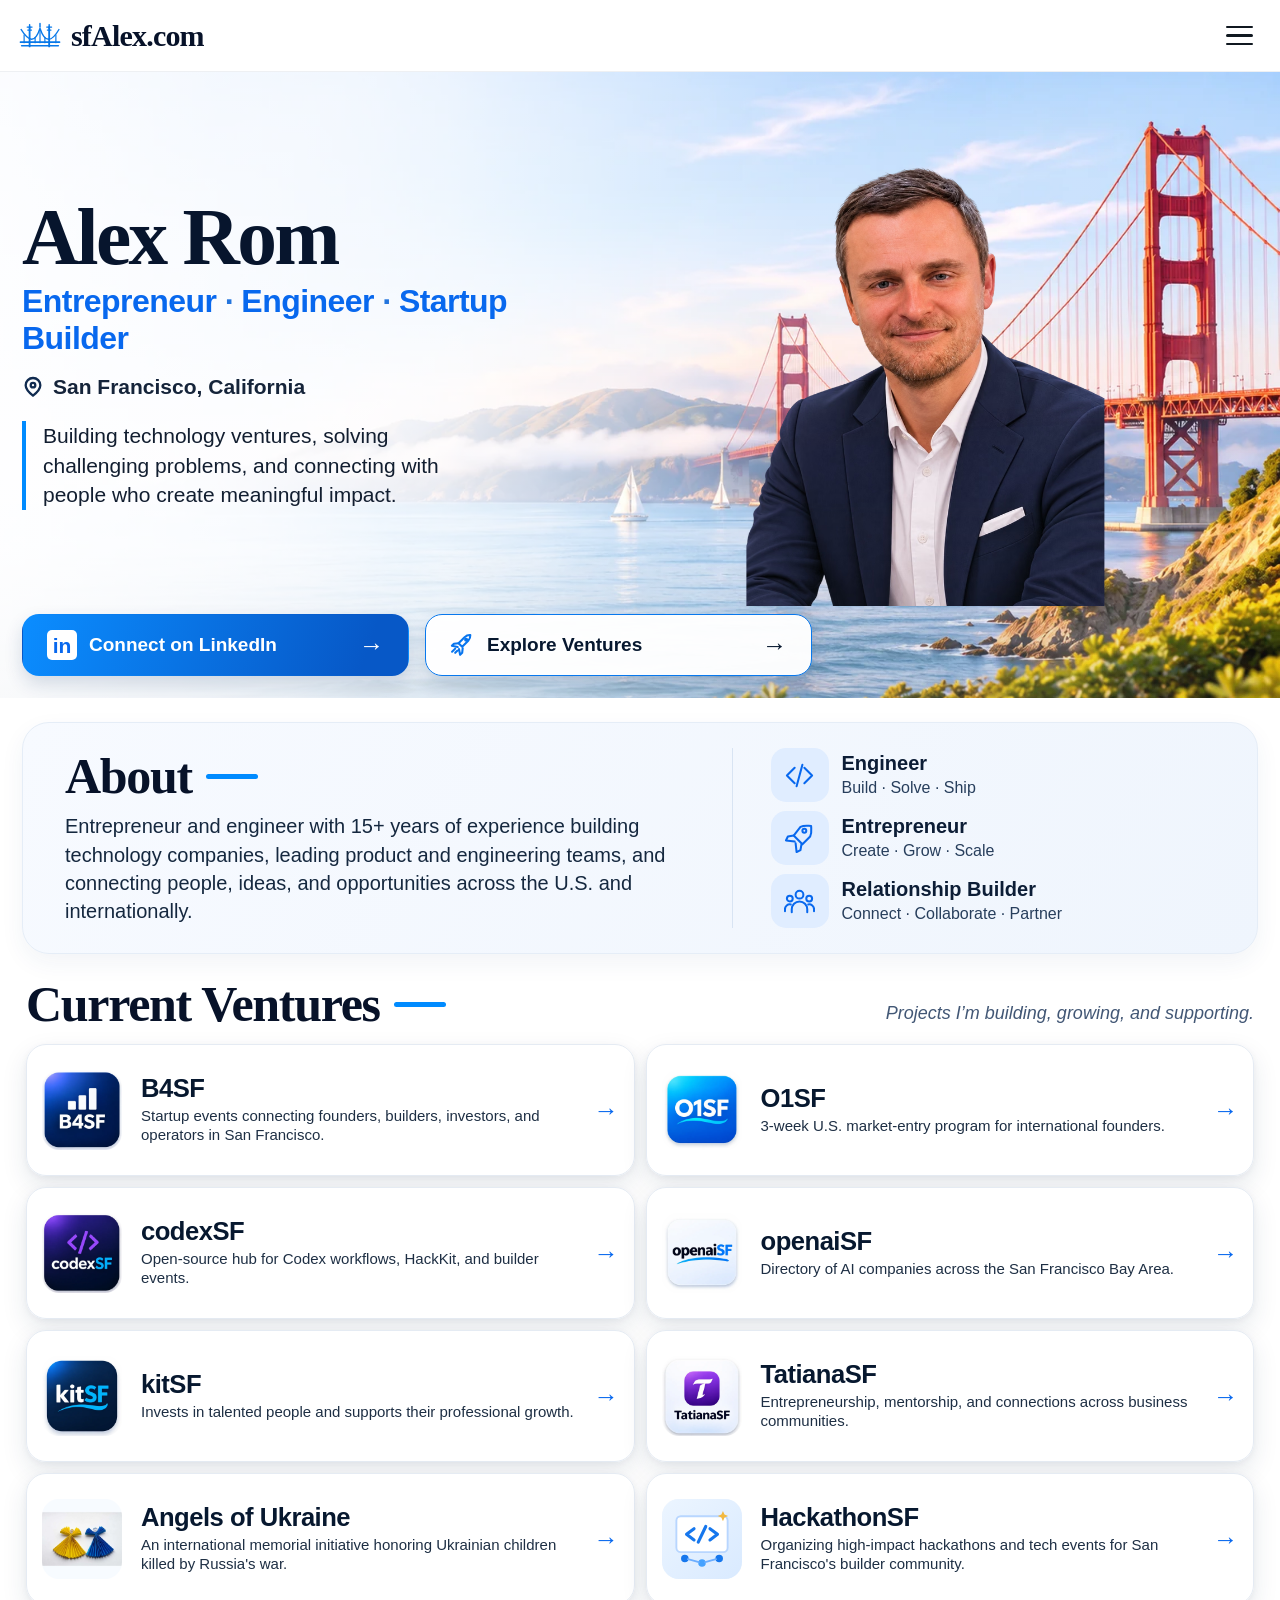
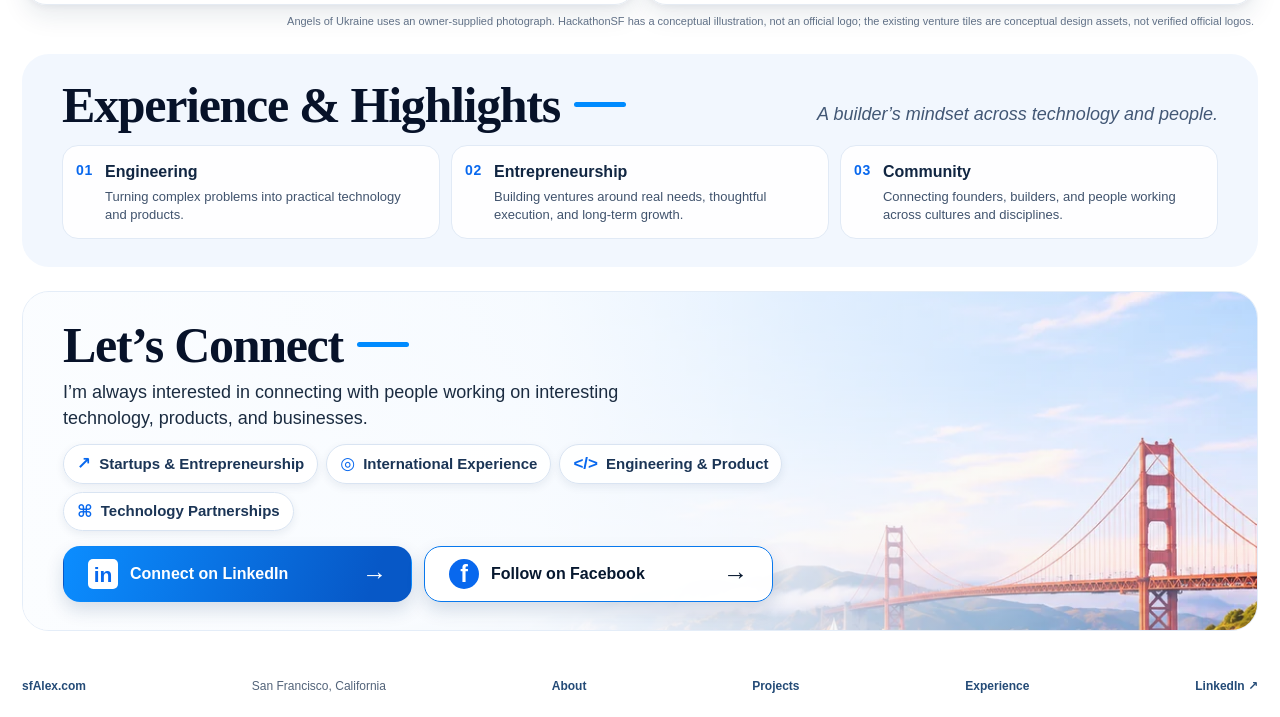
<file: index.html>
<!doctype html>
<html lang="en">
<head>
  <meta charset="utf-8">
  <meta name="viewport" content="width=device-width, initial-scale=1">
  <meta name="theme-color" content="#f7faff">
  <title>Alex Rom — Entrepreneur, Engineer &amp; Startup Builder</title>
  <meta name="description" content="Alex Rom is an entrepreneur and engineer with 15+ years of experience building technology companies and connecting people, ideas, and opportunities.">
  <link rel="canonical" href="https://sfalex.com/">
  <link rel="icon" href="./public/icons/sfalex-bridge-mark.svg" type="image/svg+xml">
  <link rel="icon" href="./public/icons/favicon.ico" sizes="any">
  <link rel="apple-touch-icon" href="./public/icons/apple-touch-icon.png">
  <meta property="og:type" content="website">
  <meta property="og:site_name" content="sfAlex.com">
  <meta property="og:title" content="Alex Rom — Entrepreneur, Engineer &amp; Startup Builder">
  <meta property="og:description" content="Building technology ventures, leading product and engineering teams, and connecting people across the U.S. and internationally.">
  <meta property="og:url" content="https://sfalex.com/">
  <meta property="og:image" content="https://sfalex.com/public/images/og-sfalex-1200x630.png">
  <meta property="og:image:type" content="image/png">
  <meta property="og:image:width" content="1200">
  <meta property="og:image:height" content="630">
  <meta property="og:image:alt" content="Alex Rom, sfAlex.com profile, and Golden Gate Bridge scenery">
  <meta name="twitter:card" content="summary_large_image">
  <meta name="twitter:title" content="Alex Rom — Entrepreneur, Engineer &amp; Startup Builder">
  <meta name="twitter:description" content="Building technology ventures, leading product and engineering teams, and connecting people across the U.S. and internationally.">
  <meta name="twitter:image" content="https://sfalex.com/public/images/og-sfalex-1200x630.png">
  <meta name="twitter:image:alt" content="Alex Rom, sfAlex.com profile, and Golden Gate Bridge scenery">
  <link rel="preload" as="image" href="./public/images/golden-gate-hero-approved.webp" fetchpriority="high">
  <link rel="stylesheet" href="./styles.css">
  <script type="application/ld+json">
  {
    "@context": "https://schema.org",
    "@graph": [
      { "@type": "Person", "@id": "https://sfalex.com/#person", "name": "Alex Rom", "url": "https://sfalex.com/", "description": "Entrepreneur and engineer building technology ventures and connecting people, ideas, and opportunities.", "jobTitle": "Entrepreneur · Engineer · Startup Builder", "homeLocation": { "@type": "Place", "name": "San Francisco, California, United States" }, "image": { "@id": "https://sfalex.com/#portrait" }, "sameAs": ["https://www.linkedin.com/in/sfalexcom"] },
      { "@type": "ImageObject", "@id": "https://sfalex.com/#portrait", "contentUrl": "https://sfalex.com/public/images/alex-rom-cutout-960.webp", "caption": "Alex Rom in a navy suit and white shirt" },
      { "@type": "WebSite", "@id": "https://sfalex.com/#website", "url": "https://sfalex.com/", "name": "sfAlex.com", "publisher": { "@id": "https://sfalex.com/#person" } },
      { "@type": "ProfilePage", "@id": "https://sfalex.com/#webpage", "url": "https://sfalex.com/", "name": "Alex Rom — Entrepreneur, Engineer & Startup Builder", "isPartOf": { "@id": "https://sfalex.com/#website" }, "mainEntity": { "@id": "https://sfalex.com/#person" } },
      { "@type": "ItemList", "@id": "https://sfalex.com/#ventures", "name": "Current Ventures", "itemListOrder": "https://schema.org/ItemListOrderAscending", "numberOfItems": 8, "itemListElement": [
        { "@type": "ListItem", "position": 1, "name": "B4SF", "url": "https://b4sf.com/" }, { "@type": "ListItem", "position": 2, "name": "O1SF", "url": "https://o1sf.com/" }, { "@type": "ListItem", "position": 3, "name": "codexSF", "url": "https://codexsf.com/" }, { "@type": "ListItem", "position": 4, "name": "openaiSF", "url": "https://openaisf.com/" }, { "@type": "ListItem", "position": 5, "name": "kitSF", "url": "https://kitsf.com/" }, { "@type": "ListItem", "position": 6, "name": "TatianaSF", "url": "https://tatianasf.com/" }, { "@type": "ListItem", "position": 7, "name": "Angels of Ukraine", "url": "https://uateg.com/" }, { "@type": "ListItem", "position": 8, "name": "HackathonSF", "url": "https://hackathonsf.com/" }
      ] }
    ]
  }
  </script>
  <script src="./script.js" defer></script>
</head>
<body>
  <a class="skip-link" href="#main">Skip to content</a>
  <header class="site-header">
    <div class="header-inner">
      <a class="brand" href="#top" aria-label="sfAlex.com home">
        <img src="./public/icons/sfalex-bridge-mark.svg" width="48" height="36" alt="" aria-hidden="true">
        <span>sfAlex.com</span>
      </a>
      <button class="menu-toggle" type="button" aria-expanded="false" aria-controls="primary-navigation" aria-label="Open navigation">
        <span></span><span></span><span></span>
      </button>
      <nav id="primary-navigation" class="primary-nav" aria-label="Main navigation" hidden>
        <a href="./about/">About Alex</a>
        <a href="./ventures/">Projects</a>
        <a href="./experience/">Experience</a>
        <a href="#about">About</a>
        <a href="#ventures">Ventures</a>
        <a href="#experience">Experience</a>
        <a href="#contact">Contact</a>
        <a class="nav-linkedin" href="https://www.linkedin.com/in/sfalexcom" target="_blank" rel="noopener noreferrer">LinkedIn <span aria-hidden="true">↗</span></a>
      </nav>
    </div>
  </header>

  <main id="main">
    <section class="hero" id="top" aria-labelledby="hero-title">
      <picture class="hero__backdrop" aria-hidden="true">
        <img src="./public/images/golden-gate-hero-approved.webp" width="1600" height="900" alt="" fetchpriority="high" decoding="async">
      </picture>
      <div class="hero__veil" aria-hidden="true"></div>
      <div class="hero__inner">
        <div class="hero__grid">
          <div class="hero__copy">
            <h1 id="hero-title">Alex Rom</h1>
            <p class="hero__role">Entrepreneur <span>·</span> Engineer <span>·</span> Startup Builder</p>
            <p class="hero__location">
              <svg viewBox="0 0 24 24" aria-hidden="true"><path d="M20 10.2c0 5.1-8 11.3-8 11.3S4 15.3 4 10.2a8 8 0 1 1 16 0Z"/><circle cx="12" cy="10" r="2.5"/></svg>
              <span>San Francisco, California</span>
            </p>
            <p class="hero__intro">Building technology ventures, solving challenging problems, and connecting with people who create meaningful impact.</p>
          </div>
          <figure class="portrait-frame">
            <picture>
              <source type="image/avif" srcset="./public/images/alex-rom-cutout-640.avif 640w, ./public/images/alex-rom-cutout-960.avif 960w" sizes="(max-width: 359px) 130px, (max-width: 760px) 140px, (max-width: 1199px) 34vw, 400px">
              <source type="image/webp" srcset="./public/images/alex-rom-cutout-640.webp 640w, ./public/images/alex-rom-cutout-960.webp 960w" sizes="(max-width: 359px) 130px, (max-width: 760px) 140px, (max-width: 1199px) 34vw, 400px">
              <img src="./public/images/alex-rom-cutout-960.webp" width="960" height="1200" alt="Alex Rom in a navy suit and white shirt" fetchpriority="high" decoding="async">
            </picture>
          </figure>
        </div>
        <div class="hero__actions">
          <a class="button button--primary" href="https://www.linkedin.com/in/sfalexcom" target="_blank" rel="noopener noreferrer">
            <span class="linkedin-mark" aria-hidden="true">in</span><span>Connect on LinkedIn</span><span class="button__arrow" aria-hidden="true">→</span>
          </a>
          <a class="button button--secondary" href="#ventures">
            <svg class="button__icon" viewBox="0 0 24 24" aria-hidden="true"><path d="M14 4c2.4-2.2 5.5-2 5.5-2s.2 3.1-2 5.5l-5.8 5.8-3.5-3.5L14 4Z"/><path d="m8.2 9.8-4.4.5-2 2 5.6 1.1m4.8 1.2-.5 4.4-2 2-1.1-5.6M7 17l-2 2m0-4-3 3"/><circle cx="15.5" cy="6.5" r="1"/></svg>
            <span>Explore Ventures</span><span class="button__arrow" aria-hidden="true">→</span>
          </a>
        </div>
      </div>
    </section>

    <div class="page-shell">
      <section class="about-panel section" id="about" aria-labelledby="about-title">
        <div class="about-copy">
          <div class="section-heading"><h2 id="about-title">About</h2><span class="heading-rule" aria-hidden="true"></span></div>
          <p>Entrepreneur and engineer with 15+ years of experience building technology companies, leading product and engineering teams, and connecting people, ideas, and opportunities across the U.S. and internationally.</p>
        </div>
        <div class="about-roles" aria-label="Areas of focus">
          <article class="role-item">
            <span class="role-icon" aria-hidden="true"><svg viewBox="0 0 32 32"><path d="m11 8-8 8 8 8M21 8l8 8-8 8M19 5l-6 22"/></svg></span>
            <div><h3>Engineer</h3><p>Build · Solve · Ship</p></div>
          </article>
          <article class="role-item">
            <span class="role-icon" aria-hidden="true"><svg viewBox="0 0 32 32"><path d="M17 4c4-2 8-1 11-1 0 3 1 7-1 11l-8 8-9-9 7-9Z"/><path d="m10 13-6 1-2 4 9 1m7 3-1 6-4 2-1-9"/><circle cx="21" cy="8" r="2"/></svg></span>
            <div><h3>Entrepreneur</h3><p>Create · Grow · Scale</p></div>
          </article>
          <article class="role-item">
            <span class="role-icon" aria-hidden="true"><svg viewBox="0 0 32 32"><circle cx="16" cy="9" r="4"/><circle cx="6" cy="13" r="3"/><circle cx="26" cy="13" r="3"/><path d="M8 27v-3a8 8 0 0 1 16 0v3M1 26v-2a5 5 0 0 1 6-5m24 7v-2a5 5 0 0 0-6-5"/></svg></span>
            <div><h3>Relationship Builder</h3><p>Connect · Collaborate · Partner</p></div>
          </article>
        </div>
      </section>

      <section class="section ventures-section" id="ventures" aria-labelledby="ventures-title">
        <div class="section-title-row">
          <div class="section-heading"><h2 id="ventures-title">Current Ventures</h2><span class="heading-rule" aria-hidden="true"></span></div>
          <p class="section-note">Projects I’m building, growing, and supporting.</p>
        </div>
        <div class="venture-grid">
          <a class="venture-card" href="https://b4sf.com/" target="_blank" rel="noopener noreferrer">
            <span class="venture-logo"><img src="./public/ventures/venture-b4sf.webp" width="512" height="512" alt="" loading="lazy" decoding="async"></span>
            <span class="venture-copy"><strong>B4SF</strong><span>Startup events connecting founders, builders, investors, and operators in San Francisco.</span></span><span class="card-arrow" aria-hidden="true">→</span>
          </a>
          <a class="venture-card" href="https://o1sf.com/" target="_blank" rel="noopener noreferrer">
            <span class="venture-logo"><img src="./public/ventures/venture-o1sf.webp" width="512" height="512" alt="" loading="lazy" decoding="async"></span>
            <span class="venture-copy"><strong>O1SF</strong><span>3-week U.S. market-entry program for international founders.</span></span><span class="card-arrow" aria-hidden="true">→</span>
          </a>
          <a class="venture-card" href="https://codexsf.com/" target="_blank" rel="noopener noreferrer">
            <span class="venture-logo"><img src="./public/ventures/venture-codexsf.webp" width="512" height="512" alt="" loading="lazy" decoding="async"></span>
            <span class="venture-copy"><strong>codexSF</strong><span>Open-source hub for Codex workflows, HackKit, and builder events.</span></span><span class="card-arrow" aria-hidden="true">→</span>
          </a>
          <a class="venture-card" href="https://openaisf.com/" target="_blank" rel="noopener noreferrer">
            <span class="venture-logo"><img src="./public/ventures/venture-openaisf.webp" width="512" height="512" alt="" loading="lazy" decoding="async"></span>
            <span class="venture-copy"><strong>openaiSF</strong><span>Directory of AI companies across the San Francisco Bay Area.</span></span><span class="card-arrow" aria-hidden="true">→</span>
          </a>
          <a class="venture-card" href="https://kitsf.com/" target="_blank" rel="noopener noreferrer">
            <span class="venture-logo"><img src="./public/ventures/venture-kitsf.webp" width="512" height="512" alt="" loading="lazy" decoding="async"></span>
            <span class="venture-copy"><strong>kitSF</strong><span>Invests in talented people and supports their professional growth.</span></span><span class="card-arrow" aria-hidden="true">→</span>
          </a>
          <a class="venture-card" href="https://tatianasf.com/" target="_blank" rel="noopener noreferrer">
            <span class="venture-logo"><img src="./public/ventures/venture-tatianasf.webp" width="512" height="512" alt="" loading="lazy" decoding="async"></span>
            <span class="venture-copy"><strong>TatianaSF</strong><span>Entrepreneurship, mentorship, and connections across business communities.</span></span><span class="card-arrow" aria-hidden="true">→</span>
          </a>
          <a class="venture-card" href="https://uateg.com/" target="_blank" rel="noopener noreferrer">
            <span class="venture-logo"><img src="./public/ventures/angels-of-ukraine.webp" width="512" height="512" alt="Two folded paper angels, one yellow and one blue, on a light background" loading="lazy" decoding="async"></span>
            <span class="venture-copy"><strong>Angels of Ukraine</strong><span>An international memorial initiative honoring Ukrainian children killed by Russia's war.</span></span><span class="card-arrow" aria-hidden="true">→</span>
          </a>
          <a class="venture-card" href="https://hackathonsf.com/" target="_blank" rel="noopener noreferrer">
            <span class="venture-logo"><img src="./public/ventures/hackathonsf-concept.svg" width="512" height="512" alt="Conceptual technology illustration for HackathonSF; not an official logo" loading="lazy" decoding="async"></span>
            <span class="venture-copy"><strong>HackathonSF</strong><span>Organizing high-impact hackathons and tech events for San Francisco's builder community.</span></span><span class="card-arrow" aria-hidden="true">→</span>
          </a>
        </div>
        <p class="venture-note">Angels of Ukraine uses an owner-supplied photograph. HackathonSF has a conceptual illustration, not an official logo; the existing venture tiles are conceptual design assets, not verified official logos.</p>
      </section>

      <section class="experience-panel section" id="experience" aria-labelledby="experience-title">
        <div class="section-title-row">
          <div class="section-heading"><h2 id="experience-title">Experience &amp; Highlights</h2><span class="heading-rule" aria-hidden="true"></span></div>
          <p class="section-note">A builder’s mindset across technology and people.</p>
        </div>
        <div class="experience-grid">
          <article class="experience-item"><span class="experience-number">01</span><div><h3>Engineering</h3><p>Turning complex problems into practical technology and products.</p></div></article>
          <article class="experience-item"><span class="experience-number">02</span><div><h3>Entrepreneurship</h3><p>Building ventures around real needs, thoughtful execution, and long-term growth.</p></div></article>
          <article class="experience-item"><span class="experience-number">03</span><div><h3>Community</h3><p>Connecting founders, builders, and people working across cultures and disciplines.</p></div></article>
        </div>
      </section>

      <section class="contact-panel section" id="contact" aria-labelledby="contact-title">
        <picture class="contact-panel__backdrop" aria-hidden="true">
          <img src="./public/images/golden-gate-contact-approved.webp" width="1280" height="853" alt="" loading="lazy" decoding="async">
        </picture>
        <div class="contact-panel__veil" aria-hidden="true"></div>
        <div class="contact-content">
          <div class="section-heading"><h2 id="contact-title">Let’s Connect</h2><span class="heading-rule" aria-hidden="true"></span></div>
          <p class="contact-lead">I’m always interested in connecting with people working on interesting technology, products, and businesses.</p>
          <ul class="interest-list" aria-label="Topics of interest">
            <li><span aria-hidden="true">↗</span> Startups &amp; Entrepreneurship</li>
            <li><span aria-hidden="true">◎</span> International Experience</li>
            <li><span aria-hidden="true">&lt;/&gt;</span> Engineering &amp; Product</li>
            <li><span aria-hidden="true">⌘</span> Technology Partnerships</li>
          </ul>
          <div class="contact-actions">
            <a class="button button--primary" href="https://www.linkedin.com/in/sfalexcom" target="_blank" rel="noopener noreferrer"><span class="linkedin-mark" aria-hidden="true">in</span><span>Connect on LinkedIn</span><span class="button__arrow" aria-hidden="true">→</span></a>
            <a class="button button--facebook" href="https://www.facebook.com/sfalexfb" target="_blank" rel="noopener noreferrer"><span class="facebook-mark" aria-hidden="true">f</span><span>Follow on Facebook</span><span class="button__arrow" aria-hidden="true">→</span></a>
          </div>
        </div>
      </section>
    </div>
  </main>
  <footer class="site-footer"><a href="#top">sfAlex.com</a><span>San Francisco, California</span><a href="./about/">About</a><a href="./ventures/">Projects</a><a href="./experience/">Experience</a><a href="https://www.linkedin.com/in/sfalexcom" target="_blank" rel="noopener noreferrer">LinkedIn ↗</a></footer>
</body>
</html>
</file>
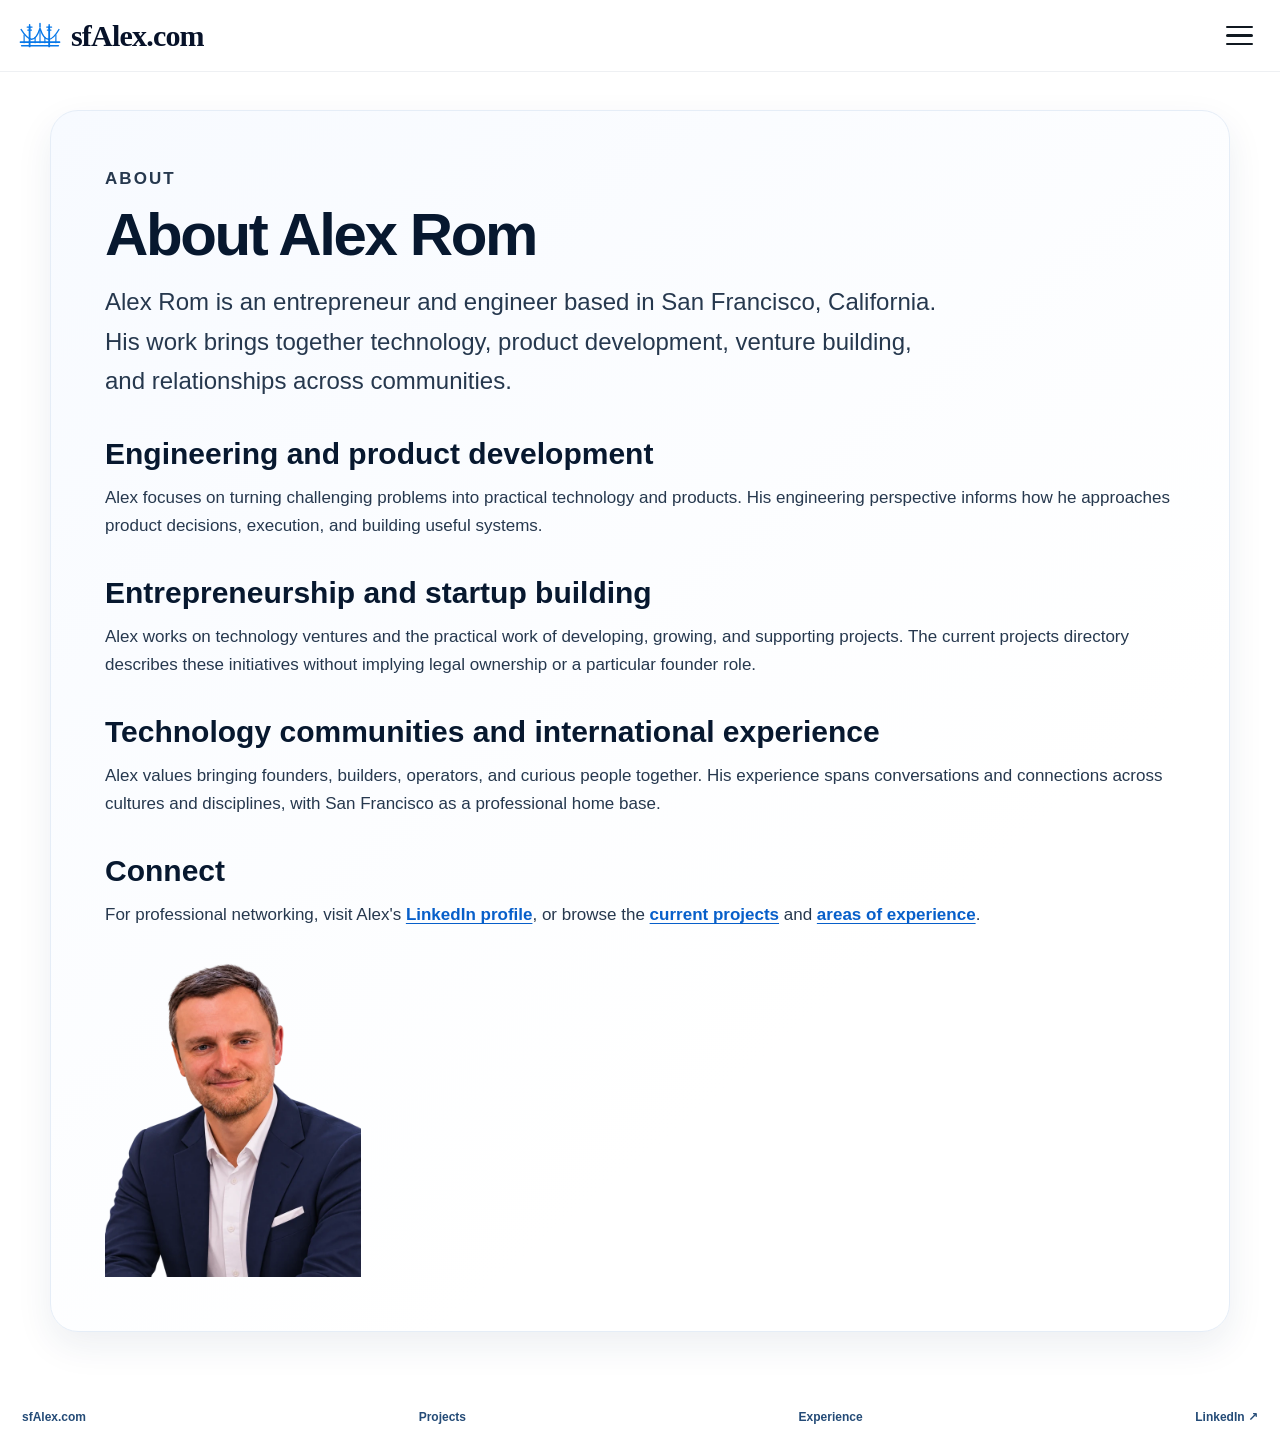
<file: about/index.html>
<!doctype html>
<html lang="en">
<head>
  <meta charset="utf-8"><meta name="viewport" content="width=device-width, initial-scale=1">
  <title>About Alex Rom | sfAlex</title>
  <meta name="description" content="Learn about Alex Rom, a San Francisco entrepreneur and engineer focused on technology ventures, product development, and builder communities.">
  <link rel="canonical" href="https://sfalex.com/about/">
  <meta property="og:type" content="profile"><meta property="og:site_name" content="sfAlex.com"><meta property="og:title" content="About Alex Rom | sfAlex"><meta property="og:description" content="Alex Rom is an entrepreneur and engineer building technology ventures and connecting people, ideas, and opportunities."><meta property="og:url" content="https://sfalex.com/about/"><meta property="og:image" content="https://sfalex.com/public/images/og-sfalex-1200x630.png"><meta property="og:image:type" content="image/png"><meta property="og:image:width" content="1200"><meta property="og:image:height" content="630"><meta property="og:image:alt" content="Alex Rom with the Golden Gate Bridge in San Francisco">
  <meta name="twitter:card" content="summary_large_image"><meta name="twitter:title" content="About Alex Rom | sfAlex"><meta name="twitter:description" content="Entrepreneurship, engineering, product development, and technology communities."><meta name="twitter:image" content="https://sfalex.com/public/images/og-sfalex-1200x630.png"><meta name="twitter:image:alt" content="Alex Rom, sfAlex.com profile, and Golden Gate Bridge scenery">
  <link rel="stylesheet" href="../styles.css"><link rel="stylesheet" href="../seo-pages.css">
  <script type="application/ld+json">{"@context":"https://schema.org","@graph":[{"@type":"Person","@id":"https://sfalex.com/#person","name":"Alex Rom","url":"https://sfalex.com/","description":"Entrepreneur and engineer building technology ventures and connecting people, ideas, and opportunities.","jobTitle":"Entrepreneur · Engineer · Startup Builder","homeLocation":{"@type":"Place","name":"San Francisco, California, United States"},"image":{"@id":"https://sfalex.com/#portrait"},"sameAs":["https://www.linkedin.com/in/sfalexcom"]},{"@type":"ImageObject","@id":"https://sfalex.com/#portrait","contentUrl":"https://sfalex.com/public/images/alex-rom-cutout-960.webp","caption":"Alex Rom in a navy suit and white shirt"},{"@type":"WebSite","@id":"https://sfalex.com/#website","url":"https://sfalex.com/","name":"sfAlex.com"},{"@type":"ProfilePage","@id":"https://sfalex.com/about/#webpage","url":"https://sfalex.com/about/","name":"About Alex Rom","isPartOf":{"@id":"https://sfalex.com/#website"},"mainEntity":{"@id":"https://sfalex.com/#person"}}]}</script>
<link rel="icon" href="../public/icons/sfalex-bridge-mark.svg" type="image/svg+xml"><link rel="icon" href="../public/icons/favicon.ico" sizes="any"><link rel="apple-touch-icon" href="../public/icons/apple-touch-icon.png"></head>
<body><a class="skip-link" href="#main">Skip to content</a><header class="site-header"><div class="header-inner"><a class="brand" href="../" aria-label="sfAlex.com home"><img src="../public/icons/sfalex-bridge-mark.svg" width="48" height="36" alt=""><span>sfAlex.com</span></a><button class="menu-toggle" type="button" aria-expanded="false" aria-controls="primary-navigation" aria-label="Open navigation"><span></span><span></span><span></span></button><nav id="primary-navigation" class="primary-nav" aria-label="Main navigation" hidden><a href="../">Home</a><a href="./">About Alex</a><a href="../ventures/">Projects</a><a href="../experience/">Experience</a><a href="../#contact">Contact</a></nav></div></header>
<main id="main" class="seo-main"><article class="seo-panel"><p class="seo-eyebrow">ABOUT</p><h1>About Alex Rom</h1><p class="seo-lead">Alex Rom is an entrepreneur and engineer based in San Francisco, California. His work brings together technology, product development, venture building, and relationships across communities.</p><h2>Engineering and product development</h2><p>Alex focuses on turning challenging problems into practical technology and products. His engineering perspective informs how he approaches product decisions, execution, and building useful systems.</p><h2>Entrepreneurship and startup building</h2><p>Alex works on technology ventures and the practical work of developing, growing, and supporting projects. The current projects directory describes these initiatives without implying legal ownership or a particular founder role.</p><h2>Technology communities and international experience</h2><p>Alex values bringing founders, builders, operators, and curious people together. His experience spans conversations and connections across cultures and disciplines, with San Francisco as a professional home base.</p><h2>Connect</h2><p>For professional networking, visit Alex's <a href="https://www.linkedin.com/in/sfalexcom" rel="me">LinkedIn profile</a>, or browse the <a href="../ventures/">current projects</a> and <a href="../experience/">areas of experience</a>.</p><img class="seo-portrait" src="../public/images/alex-rom-cutout-640.webp" width="640" height="800" alt="Alex Rom in a navy suit and white shirt" loading="lazy"></article></main><footer class="site-footer"><a href="../">sfAlex.com</a><a href="../ventures/">Projects</a><a href="../experience/">Experience</a><a href="https://www.linkedin.com/in/sfalexcom">LinkedIn ↗</a></footer><script src="../script.js" defer></script></body></html>
</file>
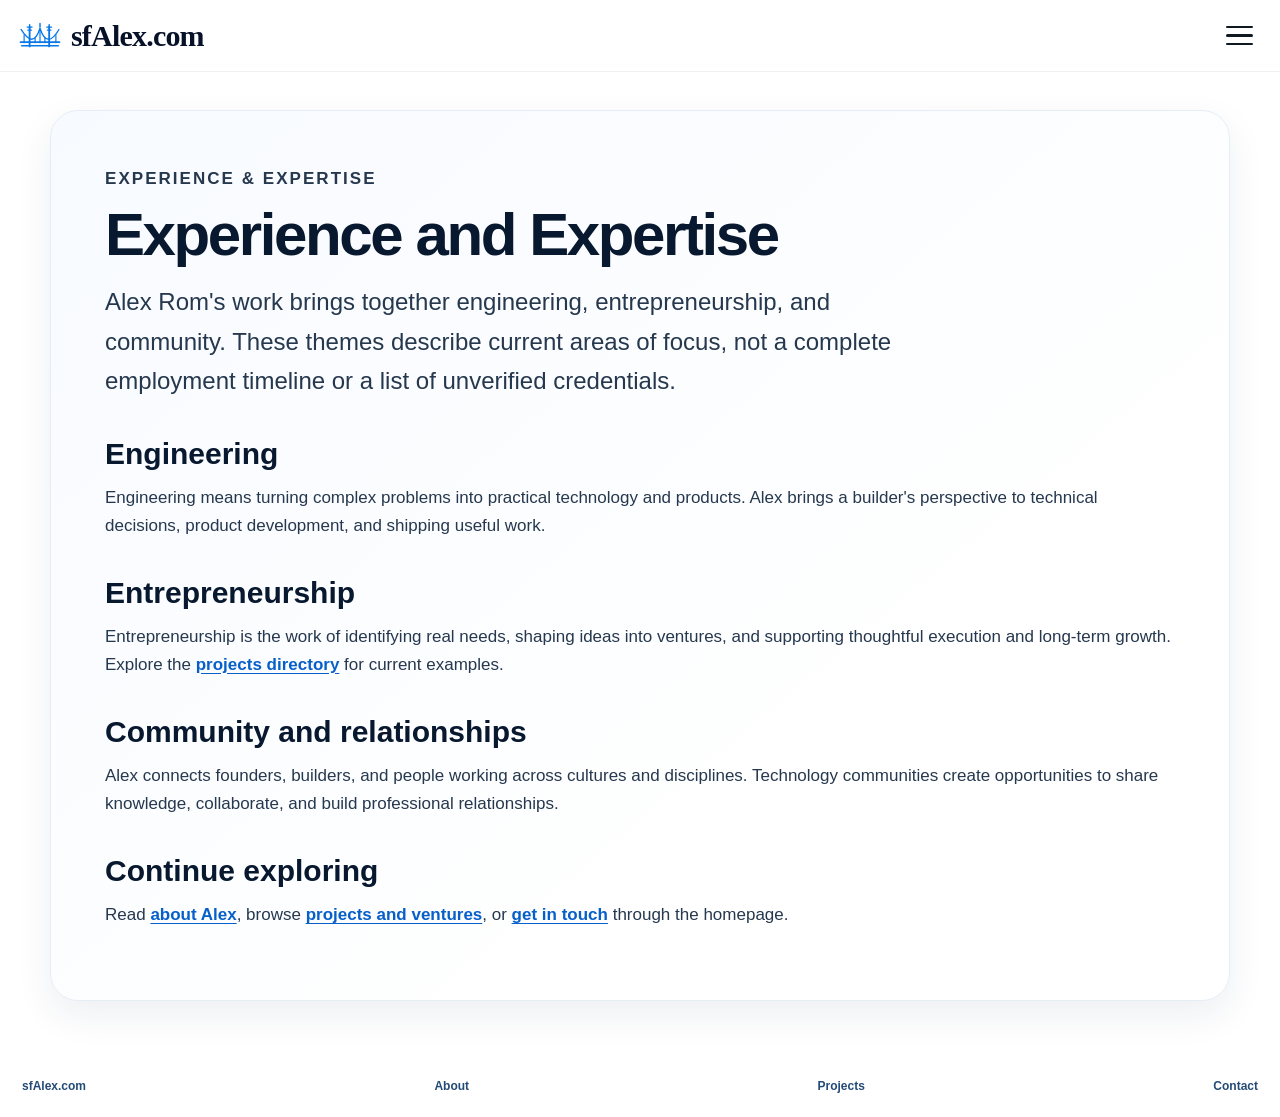
<file: experience/index.html>
<!doctype html>
<html lang="en"><head><meta charset="utf-8"><meta name="viewport" content="width=device-width, initial-scale=1"><title>Experience and Expertise | Alex Rom | sfAlex</title><meta name="description" content="Explore Alex Rom's focus across engineering, entrepreneurship, product building, and technology communities."><link rel="canonical" href="https://sfalex.com/experience/"><meta property="og:type" content="website"><meta property="og:site_name" content="sfAlex.com"><meta property="og:title" content="Experience and Expertise | Alex Rom"><meta property="og:description" content="Engineering, entrepreneurship, and community building in technology."><meta property="og:url" content="https://sfalex.com/experience/"><meta property="og:image" content="https://sfalex.com/public/images/og-sfalex-1200x630.png"><meta property="og:image:type" content="image/png"><meta property="og:image:width" content="1200"><meta property="og:image:height" content="630"><meta property="og:image:alt" content="Alex Rom with the Golden Gate Bridge in San Francisco"><meta name="twitter:card" content="summary_large_image"><meta name="twitter:title" content="Experience and Expertise | Alex Rom"><meta name="twitter:description" content="Engineering, entrepreneurship, and community building in technology."><meta name="twitter:image" content="https://sfalex.com/public/images/og-sfalex-1200x630.png"><meta name="twitter:image:alt" content="Alex Rom, sfAlex.com profile, and Golden Gate Bridge scenery"><link rel="stylesheet" href="../styles.css"><link rel="stylesheet" href="../seo-pages.css"><script type="application/ld+json">{"@context":"https://schema.org","@graph":[{"@type":"Person","@id":"https://sfalex.com/#person","name":"Alex Rom","url":"https://sfalex.com/","sameAs":["https://www.linkedin.com/in/sfalexcom"]},{"@type":"WebSite","@id":"https://sfalex.com/#website","url":"https://sfalex.com/","name":"sfAlex.com"},{"@type":"WebPage","@id":"https://sfalex.com/experience/#webpage","url":"https://sfalex.com/experience/","name":"Experience and Expertise | Alex Rom","isPartOf":{"@id":"https://sfalex.com/#website"},"about":{"@id":"https://sfalex.com/#person"}}]}</script><link rel="icon" href="../public/icons/sfalex-bridge-mark.svg" type="image/svg+xml"><link rel="icon" href="../public/icons/favicon.ico" sizes="any"><link rel="apple-touch-icon" href="../public/icons/apple-touch-icon.png"></head>
<body><a class="skip-link" href="#main">Skip to content</a><header class="site-header"><div class="header-inner"><a class="brand" href="../" aria-label="sfAlex.com home"><img src="../public/icons/sfalex-bridge-mark.svg" width="48" height="36" alt=""><span>sfAlex.com</span></a><button class="menu-toggle" type="button" aria-expanded="false" aria-controls="primary-navigation" aria-label="Open navigation"><span></span><span></span><span></span></button><nav id="primary-navigation" class="primary-nav" aria-label="Main navigation" hidden><a href="../">Home</a><a href="../about/">About Alex</a><a href="../ventures/">Projects</a><a href="./">Experience</a><a href="../#contact">Contact</a></nav></div></header><main id="main" class="seo-main"><article class="seo-panel"><p class="seo-eyebrow">EXPERIENCE &amp; EXPERTISE</p><h1>Experience and Expertise</h1><p class="seo-lead">Alex Rom's work brings together engineering, entrepreneurship, and community. These themes describe current areas of focus, not a complete employment timeline or a list of unverified credentials.</p><section><h2>Engineering</h2><p>Engineering means turning complex problems into practical technology and products. Alex brings a builder's perspective to technical decisions, product development, and shipping useful work.</p></section><section><h2>Entrepreneurship</h2><p>Entrepreneurship is the work of identifying real needs, shaping ideas into ventures, and supporting thoughtful execution and long-term growth. Explore the <a href="../ventures/">projects directory</a> for current examples.</p></section><section><h2>Community and relationships</h2><p>Alex connects founders, builders, and people working across cultures and disciplines. Technology communities create opportunities to share knowledge, collaborate, and build professional relationships.</p></section><section><h2>Continue exploring</h2><p>Read <a href="../about/">about Alex</a>, browse <a href="../ventures/">projects and ventures</a>, or <a href="../#contact">get in touch</a> through the homepage.</p></section></article></main><footer class="site-footer"><a href="../">sfAlex.com</a><a href="../about/">About</a><a href="../ventures/">Projects</a><a href="../#contact">Contact</a></footer><script src="../script.js" defer></script></body></html>
</file>
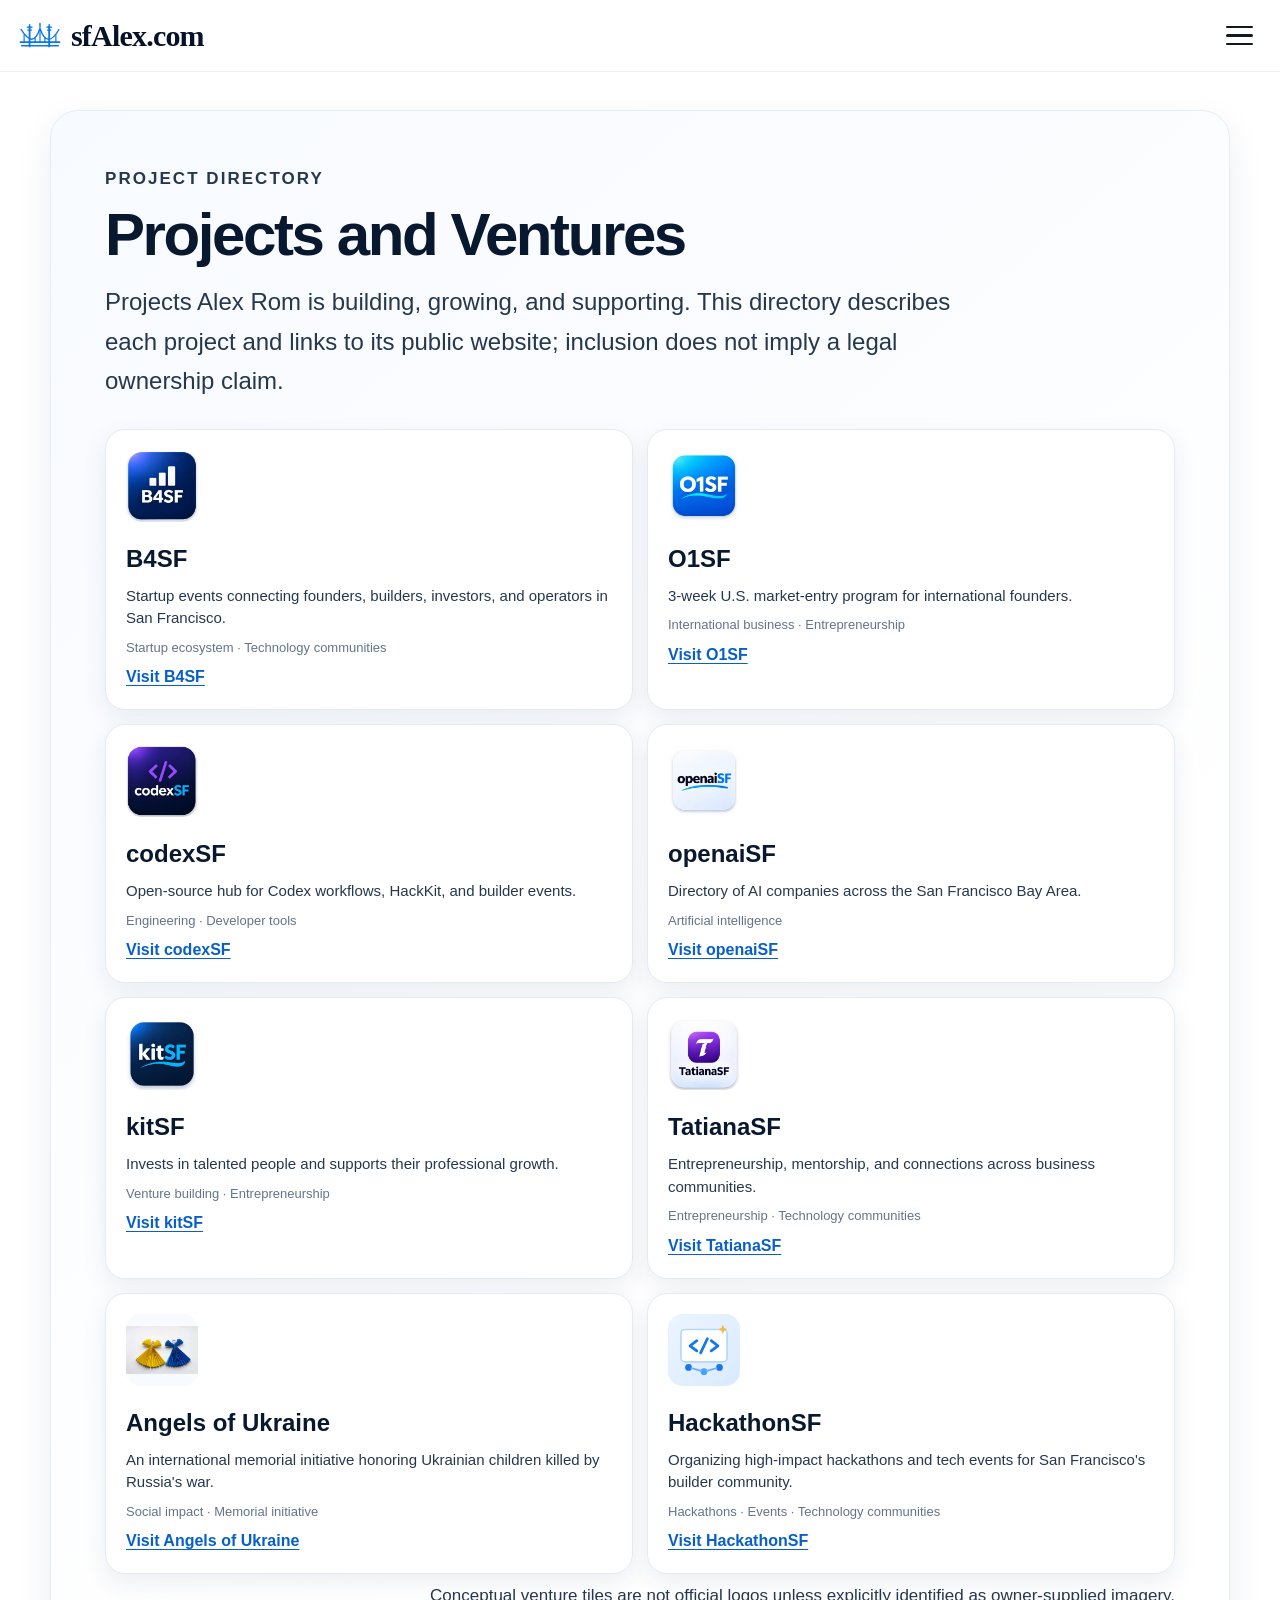
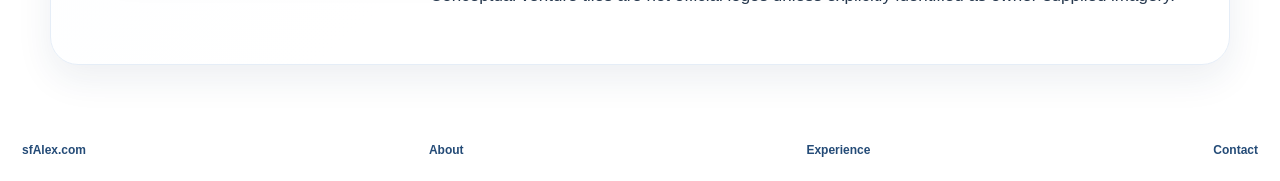
<file: ventures/index.html>
<!doctype html>
<html lang="en">
<head><meta charset="utf-8"><meta name="viewport" content="width=device-width, initial-scale=1"><title>Projects and Ventures | Alex Rom | sfAlex</title><meta name="description" content="Explore eight projects Alex Rom is building, growing, and supporting across startups, engineering, AI, events, and social impact."><link rel="canonical" href="https://sfalex.com/ventures/"><meta property="og:type" content="website"><meta property="og:site_name" content="sfAlex.com"><meta property="og:title" content="Projects and Ventures | Alex Rom"><meta property="og:description" content="A directory of projects across startups, engineering, AI, events, and social impact."><meta property="og:url" content="https://sfalex.com/ventures/"><meta property="og:image" content="https://sfalex.com/public/images/og-sfalex-1200x630.png"><meta property="og:image:type" content="image/png"><meta property="og:image:width" content="1200"><meta property="og:image:height" content="630"><meta property="og:image:alt" content="Alex Rom with the Golden Gate Bridge in San Francisco"><meta name="twitter:card" content="summary_large_image"><meta name="twitter:title" content="Projects and Ventures | Alex Rom"><meta name="twitter:description" content="A directory of eight current projects."><meta name="twitter:image" content="https://sfalex.com/public/images/og-sfalex-1200x630.png"><meta name="twitter:image:alt" content="Alex Rom, sfAlex.com profile, and Golden Gate Bridge scenery"><link rel="stylesheet" href="../styles.css"><link rel="stylesheet" href="../seo-pages.css">
<script type="application/ld+json">{"@context":"https://schema.org","@graph":[{"@type":"Person","@id":"https://sfalex.com/#person","name":"Alex Rom","url":"https://sfalex.com/","sameAs":["https://www.linkedin.com/in/sfalexcom"]},{"@type":"WebSite","@id":"https://sfalex.com/#website","url":"https://sfalex.com/","name":"sfAlex.com"},{"@type":"WebPage","@id":"https://sfalex.com/ventures/#webpage","url":"https://sfalex.com/ventures/","name":"Projects and Ventures | Alex Rom","isPartOf":{"@id":"https://sfalex.com/#website"},"mainEntity":{"@id":"https://sfalex.com/ventures/#itemlist"}},{"@type":"ItemList","@id":"https://sfalex.com/ventures/#itemlist","name":"Current Ventures","itemListOrder":"https://schema.org/ItemListOrderAscending","numberOfItems":8,"itemListElement":[{"@type":"ListItem","position":1,"name":"B4SF","description":"Startup events connecting founders, builders, investors, and operators in San Francisco.","url":"https://b4sf.com/"},{"@type":"ListItem","position":2,"name":"O1SF","description":"3-week U.S. market-entry program for international founders.","url":"https://o1sf.com/"},{"@type":"ListItem","position":3,"name":"codexSF","description":"Open-source hub for Codex workflows, HackKit, and builder events.","url":"https://codexsf.com/"},{"@type":"ListItem","position":4,"name":"openaiSF","description":"Directory of AI companies across the San Francisco Bay Area.","url":"https://openaisf.com/"},{"@type":"ListItem","position":5,"name":"kitSF","description":"Invests in talented people and supports their professional growth.","url":"https://kitsf.com/"},{"@type":"ListItem","position":6,"name":"TatianaSF","description":"Entrepreneurship, mentorship, and connections across business communities.","url":"https://tatianasf.com/"},{"@type":"ListItem","position":7,"name":"Angels of Ukraine","description":"An international memorial initiative honoring Ukrainian children killed by Russia's war.","url":"https://uateg.com/"},{"@type":"ListItem","position":8,"name":"HackathonSF","description":"Organizing high-impact hackathons and tech events for San Francisco's builder community.","url":"https://hackathonsf.com/"}]}]}</script><link rel="icon" href="../public/icons/sfalex-bridge-mark.svg" type="image/svg+xml"><link rel="icon" href="../public/icons/favicon.ico" sizes="any"><link rel="apple-touch-icon" href="../public/icons/apple-touch-icon.png"></head>
<body><a class="skip-link" href="#main">Skip to content</a><header class="site-header"><div class="header-inner"><a class="brand" href="../" aria-label="sfAlex.com home"><img src="../public/icons/sfalex-bridge-mark.svg" width="48" height="36" alt=""><span>sfAlex.com</span></a><button class="menu-toggle" type="button" aria-expanded="false" aria-controls="primary-navigation" aria-label="Open navigation"><span></span><span></span><span></span></button><nav id="primary-navigation" class="primary-nav" aria-label="Main navigation" hidden><a href="../">Home</a><a href="../about/">About Alex</a><a href="./">Projects</a><a href="../experience/">Experience</a><a href="../#contact">Contact</a></nav></div></header><main id="main" class="seo-main"><header class="seo-panel"><p class="seo-eyebrow">PROJECT DIRECTORY</p><h1>Projects and Ventures</h1><p class="seo-lead">Projects Alex Rom is building, growing, and supporting. This directory describes each project and links to its public website; inclusion does not imply a legal ownership claim.</p><div class="seo-project-grid">
<article class="seo-project"><img src="../public/ventures/venture-b4sf.webp" width="512" height="512" alt="B4SF conceptual venture tile"><h2>B4SF</h2><p>Startup events connecting founders, builders, investors, and operators in San Francisco.</p><p class="seo-category">Startup ecosystem · Technology communities</p><a href="https://b4sf.com/">Visit B4SF</a></article><article class="seo-project"><img src="../public/ventures/venture-o1sf.webp" width="512" height="512" alt="O1SF conceptual venture tile"><h2>O1SF</h2><p>3-week U.S. market-entry program for international founders.</p><p class="seo-category">International business · Entrepreneurship</p><a href="https://o1sf.com/">Visit O1SF</a></article><article class="seo-project"><img src="../public/ventures/venture-codexsf.webp" width="512" height="512" alt="codexSF conceptual venture tile"><h2>codexSF</h2><p>Open-source hub for Codex workflows, HackKit, and builder events.</p><p class="seo-category">Engineering · Developer tools</p><a href="https://codexsf.com/">Visit codexSF</a></article><article class="seo-project"><img src="../public/ventures/venture-openaisf.webp" width="512" height="512" alt="openaiSF conceptual venture tile"><h2>openaiSF</h2><p>Directory of AI companies across the San Francisco Bay Area.</p><p class="seo-category">Artificial intelligence</p><a href="https://openaisf.com/">Visit openaiSF</a></article><article class="seo-project"><img src="../public/ventures/venture-kitsf.webp" width="512" height="512" alt="kitSF conceptual venture tile"><h2>kitSF</h2><p>Invests in talented people and supports their professional growth.</p><p class="seo-category">Venture building · Entrepreneurship</p><a href="https://kitsf.com/">Visit kitSF</a></article><article class="seo-project"><img src="../public/ventures/venture-tatianasf.webp" width="512" height="512" alt="TatianaSF conceptual venture tile"><h2>TatianaSF</h2><p>Entrepreneurship, mentorship, and connections across business communities.</p><p class="seo-category">Entrepreneurship · Technology communities</p><a href="https://tatianasf.com/">Visit TatianaSF</a></article><article class="seo-project"><img src="../public/ventures/angels-of-ukraine.webp" width="512" height="512" alt="Two folded paper angels, one yellow and one blue, on a light background"><h2>Angels of Ukraine</h2><p>An international memorial initiative honoring Ukrainian children killed by Russia's war.</p><p class="seo-category">Social impact · Memorial initiative</p><a href="https://uateg.com/">Visit Angels of Ukraine</a></article><article class="seo-project"><img src="../public/ventures/hackathonsf-concept.svg" width="512" height="512" alt="Conceptual HackathonSF technology illustration, not an official logo"><h2>HackathonSF</h2><p>Organizing high-impact hackathons and tech events for San Francisco's builder community.</p><p class="seo-category">Hackathons · Events · Technology communities</p><a href="https://hackathonsf.com/">Visit HackathonSF</a></article></div><p class="venture-note">Conceptual venture tiles are not official logos unless explicitly identified as owner-supplied imagery.</p></header></main><footer class="site-footer"><a href="../">sfAlex.com</a><a href="../about/">About</a><a href="../experience/">Experience</a><a href="../#contact">Contact</a></footer><script src="../script.js" defer></script></body></html>
</file>
<file: styles.css>
:root {
  color-scheme: light;
  --navy: #102b50;
  --navy-deep: #071229;
  --blue: #0868ee;
  --blue-bright: #008bff;
  --ink: #162b45;
  --muted: #425775;
  --pale: #f1f6fe;
  --border: #e5edf7;
  --shadow: 0 10px 26px rgba(24, 48, 83, .10), 0 2px 6px rgba(24, 48, 83, .05);
  --serif: Georgia, Cambria, 'Times New Roman', serif;
  --sans: Inter, Arial, system-ui, -apple-system, 'Segoe UI', sans-serif;
  font-family: var(--sans);
  font-synthesis: none;
  text-rendering: optimizeLegibility;
  scroll-behavior: smooth;
}

* { box-sizing: border-box; }
body { margin: 0; color: var(--ink); background: #fff; font-size: 16px; line-height: 1.5; }
a { color: inherit; }
a:focus-visible, button:focus-visible { outline: 3px solid #d3941b; outline-offset: 4px; border-radius: 5px; }
svg { display: block; }
h1, h2, h3, p, figure { margin-top: 0; }

.skip-link {
  position: fixed; z-index: 30; top: .75rem; left: 1rem; padding: .7rem 1rem;
  color: #fff; background: var(--navy); text-decoration: none; transform: translateY(-160%);
}
.skip-link:focus { transform: translateY(0); }

.site-header { position: relative; z-index: 20; height: 72px; background: rgba(255,255,255,.96); border-bottom: 1px solid rgba(20,48,82,.07); }
.header-inner { width: min(100% - 36px, 1320px); height: 100%; display: flex; align-items: center; justify-content: space-between; gap: 20px; margin: 0 auto; }
.brand { display: inline-flex; align-items: center; gap: 9px; color: var(--navy-deep); text-decoration: none; white-space: nowrap; }
.brand img { width: 44px; height: 34px; object-fit: contain; }
.brand span { font-family: var(--serif); font-size: clamp(23px, 2.6vw, 30px); font-weight: 700; letter-spacing: -.8px; }
.menu-toggle {
  width: 46px; height: 46px; display: flex; flex: 0 0 46px; flex-direction: column; align-items: center; justify-content: center; gap: 6px;
  padding: 9px; border: 0; border-radius: 8px; color: #101820; background: transparent; cursor: pointer;
}
.menu-toggle:hover { background: #f2f6fc; }
.menu-toggle span { width: 27px; height: 2.5px; display: block; border-radius: 4px; background: currentColor; transition: transform .18s ease, opacity .18s ease; }
.menu-toggle[aria-expanded="true"] span:first-child { transform: translateY(8.5px) rotate(45deg); }
.menu-toggle[aria-expanded="true"] span:nth-child(2) { opacity: 0; }
.menu-toggle[aria-expanded="true"] span:last-child { transform: translateY(-8.5px) rotate(-45deg); }
.primary-nav { position: absolute; top: 62px; right: max(18px, calc((100vw - 1320px) / 2)); width: min(300px, calc(100vw - 36px)); display: flex; flex-direction: column; gap: 2px; padding: 8px; border: 1px solid var(--border); border-radius: 17px; background: #fff; box-shadow: 0 16px 38px rgba(16,43,80,.17); }
.primary-nav[hidden] { display: none; }
.primary-nav a { min-height: 48px; display: flex; align-items: center; justify-content: space-between; padding: 0 14px; border-radius: 10px; color: #1d3049; font-size: 15px; font-weight: 650; text-decoration: none; }
.primary-nav a:hover { color: var(--blue); background: #f2f7ff; }
.primary-nav .nav-linkedin { color: var(--blue); }

.hero { position: relative; isolation: isolate; min-height: 0; overflow: hidden; background: #dceeff; }
.hero__backdrop, .hero__veil { position: absolute; z-index: -2; inset: 0; display: block; width: 100%; height: 100%; }
.hero__backdrop img { width: 100%; height: 100%; display: block; object-fit: cover; object-position: center 51%; }
.hero__veil { z-index: -1; background: linear-gradient(90deg, rgba(255,255,255,.85) 0%, rgba(255,255,255,.68) 35%, rgba(255,255,255,.18) 62%, rgba(255,255,255,.02) 100%), linear-gradient(0deg, rgba(3,20,42,.1), transparent 24%); }
.hero__inner { width: min(100% - 44px, 1280px); margin: 0 auto; padding: 14px 0 22px; }
.hero__grid { min-height: clamp(390px, 44vw, 535px); display: grid; grid-template-columns: minmax(0, .9fr) minmax(0, 1.1fr); align-items: center; gap: 14px; }
.hero__copy { position: relative; z-index: 2; max-width: 490px; padding: 15px 0 10px; }
.hero h1 { margin: 0 0 5px; color: #07152d; font-family: var(--serif); font-size: clamp(54px, 6.2vw, 88px); line-height: 1.02; letter-spacing: -2.7px; }
.hero__role { max-width: 530px; margin: 0 0 15px; color: var(--blue); font-size: clamp(22px, 2.5vw, 34px); font-weight: 760; line-height: 1.15; letter-spacing: -.55px; }
.hero__role span { color: #2475dd; }
.hero__location { display: flex; align-items: center; gap: 9px; margin: 0 0 18px; color: #15243a; font-size: clamp(15px, 1.7vw, 21px); font-weight: 650; }
.hero__location svg { width: 22px; height: 22px; flex: 0 0 22px; fill: none; stroke: var(--navy); stroke-linecap: round; stroke-linejoin: round; stroke-width: 2.5; }
.hero__intro { max-width: 435px; margin: 0; padding: 0 0 0 17px; border-left: 4px solid var(--blue-bright); color: #121e30; font-size: clamp(17px, 1.65vw, 21px); line-height: 1.42; }
.portrait-frame { position: relative; z-index: 1; width: min(100%, clamp(320px, 28vw, 400px)); height: auto; aspect-ratio: 1122 / 1402; justify-self: end; align-self: end; margin: 0 0 10px; overflow: visible; border-radius: 0; background: transparent; box-shadow: none; transform: translateX(calc(-1 * clamp(65px, 12vw, 172px))); }
.portrait-frame picture, .portrait-frame img { width: 100%; height: 100%; display: block; }
.portrait-frame img { object-fit: contain; object-position: center; }
.hero__actions { display: grid; grid-template-columns: repeat(2, minmax(0, 1fr)); gap: 16px; width: min(100%, 790px); margin: -2px 0 0; position: relative; z-index: 3; }
.button { min-width: 0; min-height: 62px; display: inline-flex; align-items: center; justify-content: center; gap: 12px; padding: 12px clamp(14px, 2vw, 24px); border: 1.5px solid transparent; border-radius: 17px; box-shadow: 0 8px 18px rgba(20,56,104,.16); color: var(--navy-deep); font-size: clamp(14px, 1.55vw, 19px); font-weight: 750; text-decoration: none; transition: transform .16s ease, box-shadow .16s ease, background .16s ease; }
.button:hover { transform: translateY(-2px); box-shadow: 0 13px 26px rgba(20,56,104,.2); }
.button--primary { color: #fff; background: linear-gradient(110deg, #0b8dff, #0758c7 88%); }
.button--primary:hover { background: linear-gradient(110deg, #087ce4, #064daf 88%); }
.button--secondary, .button--facebook { border-color: #0878ed; color: #07182f; background: rgba(255,255,255,.97); }
.button--secondary:hover, .button--facebook:hover { background: #f7fbff; }
.linkedin-mark, .facebook-mark { width: 30px; height: 30px; display: inline-flex; flex: 0 0 30px; align-items: center; justify-content: center; border-radius: 5px; color: var(--blue); background: #fff; font-size: 21px; font-weight: 850; line-height: 1; }
.facebook-mark { border-radius: 50%; color: #fff; background: var(--blue); font-family: Arial, sans-serif; font-size: 23px; }
.button__icon { width: 25px; height: 25px; flex: 0 0 25px; fill: none; stroke: #0875ee; stroke-linecap: round; stroke-linejoin: round; stroke-width: 2; }
.button__arrow { flex: 0 0 auto; margin-left: auto; font-size: 25px; font-weight: 500; line-height: 1; }

.page-shell { width: min(100% - 44px, 1320px); margin: 0 auto; }
.section { margin-top: 24px; }
.about-panel { display: grid; grid-template-columns: 1.12fr .88fr; gap: clamp(24px, 4vw, 54px); align-items: center; padding: 25px clamp(24px, 3.6vw, 42px); border: 1px solid var(--border); border-radius: 27px; background: linear-gradient(125deg, #f7faff, #eff5fd); box-shadow: 0 9px 24px rgba(29,70,119,.06); }
.section-heading { min-width: 0; display: flex; align-items: center; gap: 14px; }
.section-heading h2 { margin: 0; color: var(--navy-deep); font-family: var(--serif); font-size: clamp(33px, 4vw, 50px); line-height: 1.04; letter-spacing: -1.3px; }
.heading-rule { width: clamp(32px, 5vw, 52px); height: 5px; flex: 0 0 auto; display: inline-block; border-radius: 6px; background: var(--blue-bright); }
.about-copy > p { max-width: 610px; margin: 10px 0 0; color: #15283f; font-size: clamp(16px, 1.65vw, 20px); line-height: 1.42; }
.about-roles { display: grid; gap: 9px; padding-left: clamp(20px, 3vw, 38px); border-left: 1px solid #d8e4f3; }
.role-item { min-width: 0; display: flex; align-items: center; gap: 13px; }
.role-icon { width: 58px; height: 54px; flex: 0 0 58px; display: grid; place-items: center; border-radius: 15px; color: var(--blue); background: #e0edff; }
.role-icon svg { width: 31px; height: 31px; fill: none; stroke: currentColor; stroke-linecap: round; stroke-linejoin: round; stroke-width: 2.1; }
.role-item h3 { margin: 0 0 1px; color: #0c1d36; font-size: clamp(16px, 1.7vw, 20px); line-height: 1.2; }
.role-item p { margin: 0; color: #273e5c; font-size: clamp(13px, 1.4vw, 16px); }

.ventures-section { padding: 0 4px; }
.section-title-row { display: flex; align-items: end; justify-content: space-between; gap: 20px; margin: 0 0 14px; }
.section-note { max-width: 430px; margin: 0 0 3px; color: var(--muted); font-size: clamp(14px, 1.5vw, 18px); font-style: italic; text-align: right; }
.venture-grid { display: grid; grid-template-columns: repeat(2, minmax(0, 1fr)); gap: 11px; }
.venture-card { position: relative; min-width: 0; min-height: 132px; display: grid; grid-template-columns: 86px minmax(0, 1fr) 20px; align-items: center; gap: 13px; padding: 12px 15px; border: 1px solid #e5ebf3; border-radius: 20px; background: rgba(255,255,255,.98); box-shadow: var(--shadow); text-decoration: none; transition: transform .16s ease, border-color .16s ease, box-shadow .16s ease; }
.venture-card:hover { transform: translateY(-2px); border-color: #b4d7ff; box-shadow: 0 15px 28px rgba(24,48,83,.14); }
.venture-logo { width: 80px; height: 80px; display: grid; place-items: center; overflow: hidden; border-radius: 17px; background: #f2f7fd; }
.venture-logo img { width: 100%; height: 100%; display: block; object-fit: cover; }
.venture-copy { min-width: 0; display: grid; gap: 3px; }
.venture-copy strong { color: #07182f; font-size: clamp(18px, 2vw, 26px); line-height: 1.08; letter-spacing: -.5px; }
.venture-copy > span { color: #1e2f44; font-size: clamp(12px, 1.25vw, 15px); line-height: 1.28; }
.card-arrow { justify-self: end; color: var(--blue); font-size: 25px; font-weight: 500; line-height: 1; }
.venture-note { margin: 8px 0 0; color: #65748a; font-size: 11px; text-align: right; }

.experience-panel { padding: 25px clamp(22px, 3.5vw, 40px) 28px; border-radius: 27px; background: #f2f7fe; }
.experience-panel .section-title-row { margin-bottom: 14px; }
.experience-grid { display: grid; grid-template-columns: repeat(3, minmax(0, 1fr)); gap: 11px; }
.experience-item { display: flex; gap: 12px; padding: 14px 13px; border: 1px solid #e1eaf6; border-radius: 16px; background: rgba(255,255,255,.9); }
.experience-number { flex: 0 0 auto; color: var(--blue); font-size: 14px; font-weight: 800; letter-spacing: .05em; }
.experience-item h3 { margin: 0 0 4px; color: #112642; font-size: 16px; }
.experience-item p { margin: 0; color: #40536d; font-size: 13px; line-height: 1.4; }

.contact-panel { position: relative; isolation: isolate; min-height: 0; margin-bottom: 24px; overflow: hidden; border: 1px solid #e4edf8; border-radius: 27px; background: transparent; }
.contact-panel__backdrop, .contact-panel__veil { position: absolute; inset: 0; width: 100%; height: 100%; display: block; }
.contact-panel__backdrop { z-index: 0; }
.contact-panel__backdrop img { width: 100%; height: 100%; display: block; object-fit: cover; object-position: center 60%; }
.contact-panel__veil { z-index: 1; background: linear-gradient(90deg, rgba(251,253,255,.97) 0%, rgba(249,252,255,.93) 42%, rgba(246,250,255,.65) 66%, rgba(239,247,255,.08) 100%); }
.contact-content { position: relative; z-index: 2; width: min(100%, 870px); padding: 27px clamp(22px, 3.5vw, 40px) 28px; }
.contact-lead { max-width: 650px; margin: 9px 0 13px; color: #1b2c41; font-size: clamp(15px, 1.55vw, 18px); line-height: 1.43; }
.interest-list { display: flex; flex-wrap: wrap; gap: 8px; padding: 0; margin: 0 0 15px; list-style: none; }
.interest-list li { min-height: 39px; display: inline-flex; align-items: center; gap: 8px; padding: 6px 13px; border: 1px solid #d9e4f2; border-radius: 999px; color: #1b3556; background: rgba(255,255,255,.94); box-shadow: 0 3px 8px rgba(23,56,95,.08); font-size: clamp(12px, 1.25vw, 15px); font-weight: 600; }
.interest-list li span { color: var(--blue); font-size: 17px; font-weight: 800; }
.contact-actions { width: min(100%, 710px); display: grid; grid-template-columns: repeat(2, minmax(0, 1fr)); gap: 12px; }
.contact-actions .button { min-height: 55px; font-size: clamp(13px, 1.4vw, 16px); }
.site-footer { width: min(100% - 44px, 1320px); min-height: 62px; display: flex; align-items: center; justify-content: space-between; gap: 16px; margin: 0 auto; color: #53647a; font-size: 12px; }
.site-footer a { color: #244b77; font-weight: 650; text-decoration: none; }
.site-footer a:hover { color: var(--blue); }

@media (min-width: 1200px) {
  .hero__grid { min-height: 530px; }
}

@media (min-width: 761px) and (max-width: 1199px) {
  .hero__grid { grid-template-columns: minmax(0, .92fr) minmax(0, 1.08fr); }
  .hero__backdrop img { object-position: 85% center; }
  .hero__veil { background: linear-gradient(90deg, rgba(255,255,255,.84) 0%, rgba(255,255,255,.62) 39%, rgba(255,255,255,.12) 68%, rgba(255,255,255,.01) 100%), linear-gradient(0deg, rgba(3,20,42,.08), transparent 24%); }
  .portrait-frame { width: min(100%, clamp(250px, 34vw, 330px)); transform: translateX(calc(-1 * clamp(30px, 8vw, 82px))); }
}

@media (max-width: 760px) {
  .site-header { height: 66px; }
  .header-inner { width: min(100% - 28px, 1320px); }
  .brand img { width: 39px; height: 31px; }
  .hero__inner { width: min(100% - 32px, 680px); padding: 8px 0 16px; }
  .hero__grid { min-height: clamp(355px, 56vw, 430px); grid-template-columns: minmax(0, .95fr) minmax(0, 1.05fr); gap: 5px; }
  .hero__backdrop img { object-position: 100% center; }
  .hero__veil { background: linear-gradient(90deg, rgba(255,255,255,.78) 0%, rgba(255,255,255,.58) 42%, rgba(255,255,255,.12) 67%, transparent 100%), linear-gradient(0deg, rgba(3,20,42,.08), transparent 24%); }
  .hero__copy { padding: 9px 0 15px; }
  .hero h1 { font-size: clamp(32px, 9vw, 44px); letter-spacing: -1px; }
  .hero__role { margin: 3px 0 9px; font-size: clamp(18px, 3vw, 25px); }
  .hero__location { align-items: flex-start; gap: 6px; margin-bottom: 10px; font-size: clamp(12px, 1.8vw, 15px); line-height: 1.25; }
  .hero__location svg { width: 18px; height: 18px; flex-basis: 18px; }
  .hero__intro { max-width: 360px; padding-left: 10px; border-left-width: 3px; font-size: clamp(13px, 1.9vw, 16px); line-height: 1.36; }
  .portrait-frame { width: min(100%, 140px); height: auto; aspect-ratio: 1122 / 1402; justify-self: start; margin: 0; transform: none; }
  .hero__actions { width: min(100%, 330px); grid-template-columns: 1fr; gap: 8px; margin: 0 auto; }
  .button { min-height: 54px; gap: 8px; padding-inline: 12px; border-radius: 14px; font-size: clamp(12px, 1.8vw, 15px); }
  .linkedin-mark, .facebook-mark { width: 25px; height: 25px; flex-basis: 25px; font-size: 18px; }
  .facebook-mark { font-size: 20px; }
  .button__icon { width: 21px; height: 21px; flex-basis: 21px; }
  .button__arrow { font-size: 20px; }
  .page-shell, .site-footer { width: min(100% - 28px, 720px); }
  .section { margin-top: 17px; }
  .about-panel { grid-template-columns: 1fr; gap: 15px; padding: 19px 17px; border-radius: 22px; }
  .section-heading { gap: 9px; }
  .section-heading h2 { font-size: clamp(29px, 5.3vw, 39px); letter-spacing: -.7px; }
  .heading-rule { width: 29px; height: 4px; }
  .about-copy > p { margin-top: 8px; font-size: 15px; line-height: 1.4; }
  .about-roles { grid-template-columns: 1fr; gap: 8px; padding: 12px 0 0; border-top: 1px solid #d8e4f3; border-left: 0; }
  .role-icon { width: 43px; height: 41px; flex-basis: 43px; border-radius: 12px; }
  .role-icon svg { width: 26px; height: 26px; }
  .role-item { gap: 10px; }
  .role-item h3 { font-size: 15px; }
  .role-item p { font-size: 13px; }
  .ventures-section { padding: 0; }
  .section-title-row { display: block; margin-bottom: 11px; }
  .section-note { margin: 5px 0 0; font-size: 13px; text-align: left; }
  .venture-grid { grid-template-columns: repeat(2, minmax(0, 1fr)); gap: 9px; }
  .venture-card { min-height: 0; grid-template-columns: 1fr; align-content: start; justify-items: start; gap: 6px; padding: 10px; border-radius: 16px; }
  .venture-logo { width: 54px; height: 54px; border-radius: 12px; }
  .venture-copy { width: 100%; gap: 2px; }
  .venture-copy strong { font-size: clamp(14px, 3.5vw, 17px); line-height: 1.12; letter-spacing: -.2px; overflow-wrap: anywhere; }
  .venture-copy > span { font-size: 11.5px; line-height: 1.24; display: -webkit-box; -webkit-box-orient: vertical; -webkit-line-clamp: 3; overflow: hidden; }
  .card-arrow { position: absolute; top: 10px; right: 10px; font-size: 19px; }
  .venture-note { margin-top: 6px; font-size: 10px; }
  .experience-panel { padding: 18px 15px; border-radius: 22px; }
  .experience-panel .section-title-row { margin-bottom: 10px; }
  .experience-grid { grid-template-columns: 1fr; gap: 8px; }
  .experience-item { gap: 10px; padding: 11px; border-radius: 14px; }
  .experience-item h3 { font-size: 15px; }
  .experience-item p { font-size: 12.5px; }
  .contact-panel { margin-bottom: 15px; border-radius: 22px; }
  .contact-panel__backdrop img { object-position: 73% center; opacity: .75; }
  .contact-panel__veil { background: linear-gradient(90deg, rgba(251,253,255,.96), rgba(249,252,255,.9) 55%, rgba(242,249,255,.45)), linear-gradient(0deg, rgba(251,253,255,.32), transparent 60%); }
  .contact-content { padding: 19px 15px 17px; }
  .contact-lead { margin: 8px 0 11px; font-size: 14px; line-height: 1.4; }
  .interest-list { gap: 6px; margin-bottom: 12px; }
  .interest-list li { min-height: 34px; gap: 6px; padding: 5px 9px; font-size: 11px; }
  .interest-list li span { font-size: 14px; }
  .contact-actions { grid-template-columns: 1fr; gap: 8px; }
  .contact-actions .button { min-height: 48px; font-size: 14px; }
  .site-footer { min-height: 58px; flex-wrap: wrap; justify-content: center; gap: 9px 17px; padding: 8px 0; font-size: 11px; }
}

@media (max-width: 359px) {
  .hero__inner { width: calc(100% - 24px); }
  .hero__grid { min-height: 0; grid-template-columns: 1fr; gap: 4px; padding-top: 8px; }
  .hero__copy { max-width: 206px; padding: 0 0 5px; }
  .hero h1 { font-size: 42px; }
  .hero__role { max-width: 205px; font-size: 19px; }
  .hero__location { max-width: 195px; font-size: 13px; }
  .hero__intro { max-width: 205px; font-size: 14px; }
  .hero__veil { background: linear-gradient(90deg, rgba(255,255,255,.92) 0%, rgba(255,255,255,.84) 65%, rgba(255,255,255,.48) 100%), linear-gradient(0deg, rgba(3,20,42,.08), transparent 24%); }
  .portrait-frame { width: min(42vw, 130px); height: auto; aspect-ratio: 1122 / 1402; justify-self: end; margin: -4px 90px 0 0; }
  .hero__actions { grid-template-columns: 1fr; gap: 7px; margin-top: 1px; }
  .button { min-height: 47px; font-size: 14px; }
  .venture-card { min-height: 111px; gap: 5px; padding: 8px; }
  .venture-logo { width: 47px; height: 47px; }
  .venture-copy strong { font-size: 14px; }
  .venture-copy > span { position: absolute; width: 1px; height: 1px; padding: 0; margin: -1px; overflow: hidden; clip: rect(0, 0, 0, 0); white-space: nowrap; border: 0; }
  .card-arrow { top: 8px; right: 8px; font-size: 17px; }
}

@media (prefers-reduced-motion: reduce) {
  :root { scroll-behavior: auto; }
  *, *::before, *::after { transition-duration: .01ms !important; animation-duration: .01ms !important; animation-iteration-count: 1 !important; }
}
</file>
<file: seo-pages.css>
.seo-main { width: min(100% - 40px, 1180px); margin: 38px auto 54px; }
.seo-panel { padding: clamp(24px, 5vw, 54px); border: 1px solid #e5edf7; border-radius: 28px; background: linear-gradient(140deg,#f7faff,#fff 70%); box-shadow: 0 14px 36px rgba(24,48,83,.08); }
.seo-eyebrow { margin: 0 0 10px; color: #1677ed; font-size: 13px; font-weight: 800; letter-spacing: .12em; }
.seo-panel h1 { margin: 0 0 16px; color: #07182f; font-size: clamp(36px,6vw,60px); line-height: 1.05; letter-spacing: -.04em; }
.seo-panel h2 { margin: 30px 0 8px; color: #07182f; font-size: clamp(23px,3vw,30px); }
.seo-panel p { color: #26384e; font-size: 17px; line-height: 1.65; }
.seo-panel a { color: #075fca; font-weight: 700; text-underline-offset: 3px; }
.seo-lead { max-width: 850px; font-size: clamp(19px,2.3vw,24px)!important; }
.seo-portrait { display: block; width: min(100%,260px); max-height: 320px; object-fit: contain; object-position: left; margin-top: 28px; }
.seo-project-grid { display:grid; grid-template-columns:repeat(2,minmax(0,1fr)); gap:14px; margin-top:28px; }
.seo-project { min-width:0; padding:20px; border:1px solid #e5ebf3; border-radius:20px; background:#fff; box-shadow:0 9px 24px rgba(24,48,83,.08); }
.seo-project img { width:72px; height:72px; object-fit:cover; border-radius:15px; background:#f2f7fd; }
.seo-project h2 { margin:12px 0 4px; font-size:24px; }
.seo-project p { margin:8px 0; font-size:15px; line-height:1.5; }
.seo-project .seo-category { color:#65748a; font-size:13px; }
.site-footer { flex-wrap:wrap; gap:16px; }
@media(max-width:600px){.seo-main{width:min(100% - 28px,720px);margin:20px auto 32px}.seo-panel{padding:22px 17px;border-radius:22px}.seo-panel p{font-size:15px}.seo-project-grid{grid-template-columns:repeat(2,minmax(0,1fr));gap:9px}.seo-project{padding:11px;border-radius:16px}.seo-project img{width:52px;height:52px}.seo-project h2{font-size:18px;overflow-wrap:anywhere}.seo-project p{font-size:12px;line-height:1.4}.seo-project .seo-category{font-size:11px}}
</file>
